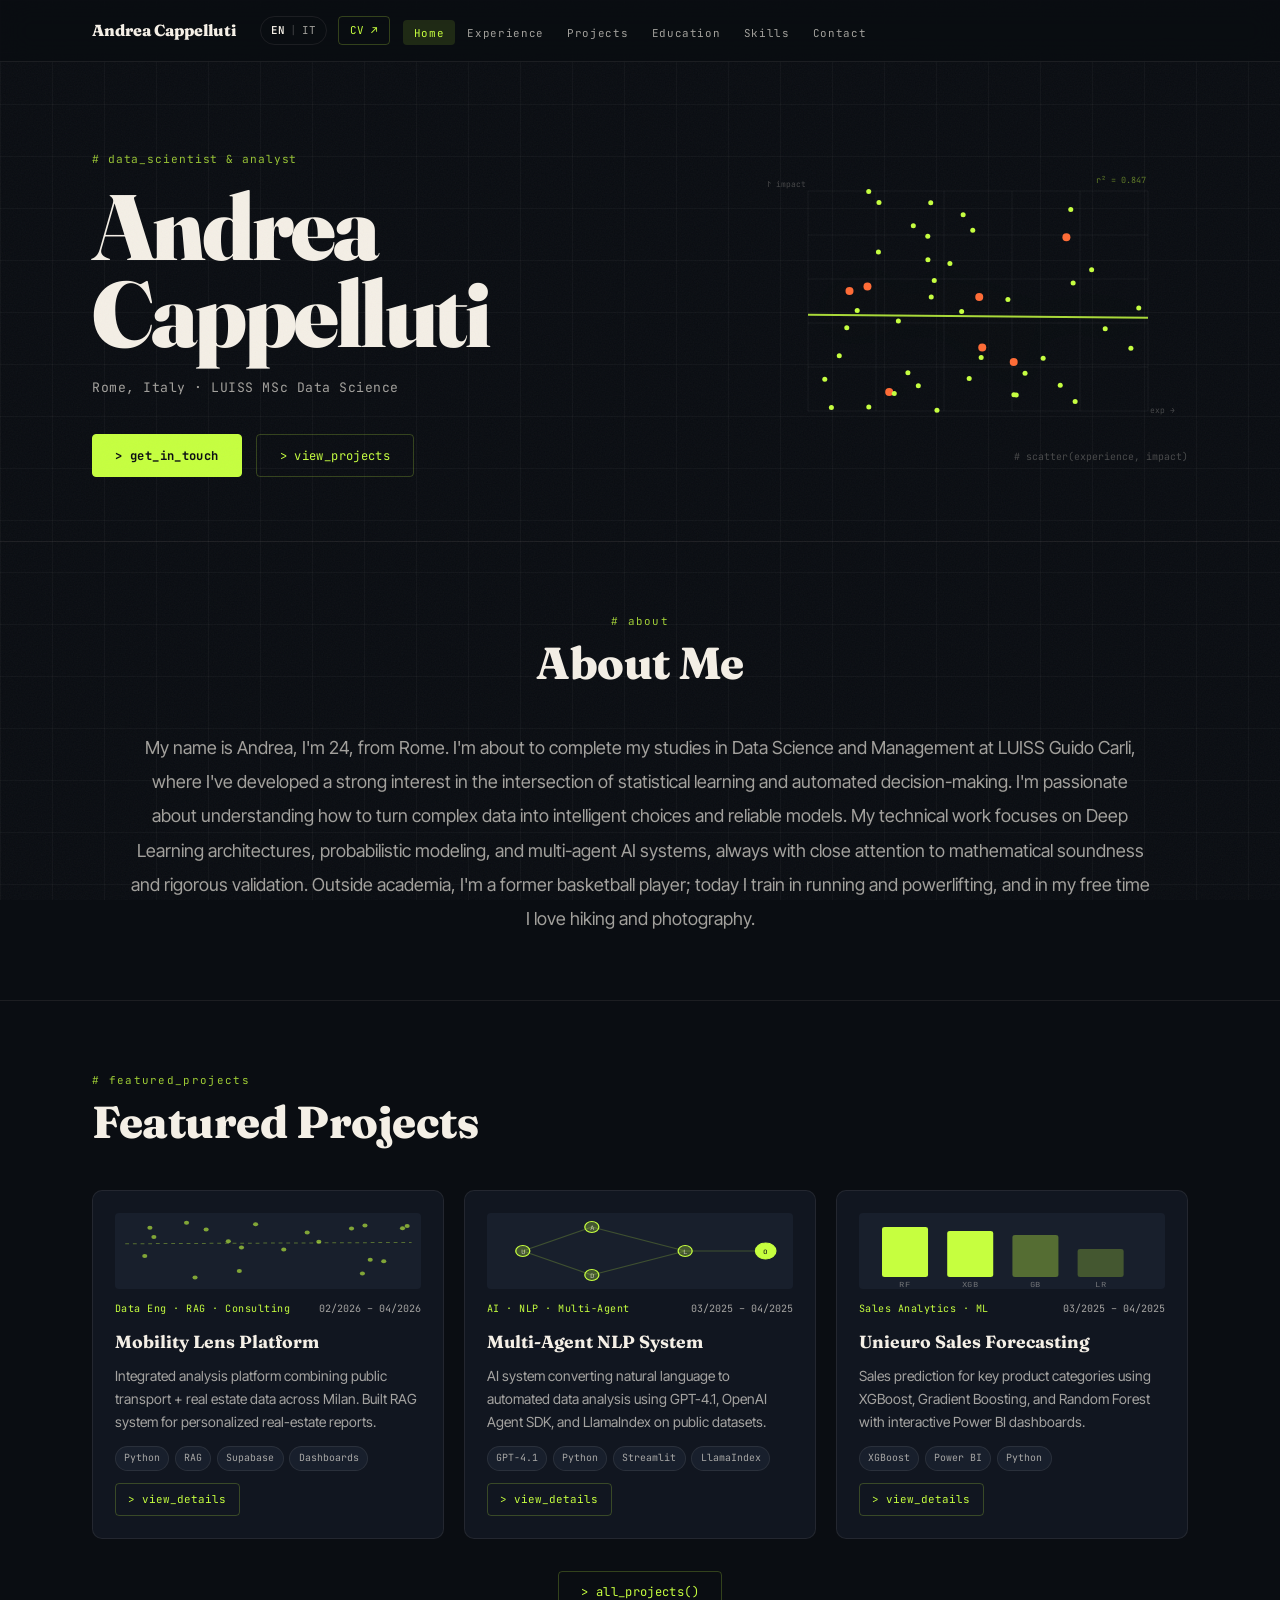
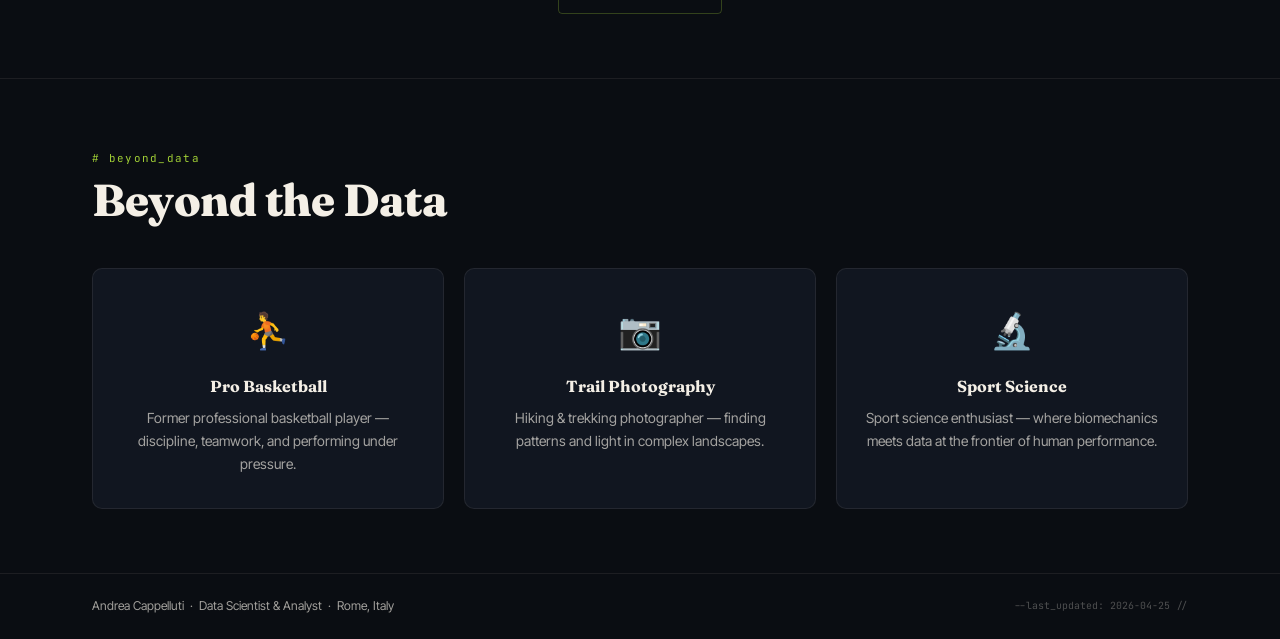
<file: index.html>
<!DOCTYPE html>
<html lang="en">
<head>
    <meta charset="UTF-8">
    <meta name="viewport" content="width=device-width, initial-scale=1.0">
    <title>Andrea Cappelluti — Data Scientist</title>
    <link rel="preconnect" href="https://fonts.googleapis.com">
    <link rel="preconnect" href="https://fonts.gstatic.com" crossorigin>
    <link href="https://fonts.googleapis.com/css2?family=Fraunces:ital,opsz,wght@0,9..144,300..900;1,9..144,300..900&family=JetBrains+Mono:wght@400;500;600&family=Inter+Tight:wght@300;400;500;600&display=swap" rel="stylesheet">
    <link rel="stylesheet" href="style.css">
</head>
<body>
<div class="grain"></div>

<header class="header">
    <nav class="nav container">
        <a href="#home" class="nav__brand" data-page="home">
            <span class="nav__brand-name">Andrea Cappelluti</span>
        </a>
        <div class="nav__actions">
            <button class="lang-toggle" id="lang-toggle" aria-label="Switch language">
                <span id="lang-current">EN</span><span class="lang-sep">|</span><span id="lang-other">IT</span>
            </button>
            <a href="CV_Andrea_Cappelluti.pdf" class="cv-link" target="_blank" data-i18n="nav.cv">CV ↗</a>
        </div>
        <button class="nav__hamburger" id="nav-hamburger" aria-label="Toggle menu">
            <span></span><span></span><span></span>
        </button>
    </nav>
</header>

<div class="nav__menu" id="nav-menu">
    <ul class="nav__list">
        <li><a href="#home"       class="nav__link active" data-page="home"       data-i18n="nav.home">Home</a></li>
        <li><a href="#experience" class="nav__link"        data-page="experience" data-i18n="nav.experience">Experience</a></li>
        <li><a href="#projects"   class="nav__link"        data-page="projects"   data-i18n="nav.projects">Projects</a></li>
        <li><a href="#education"  class="nav__link"        data-page="education"  data-i18n="nav.education">Education</a></li>
        <li><a href="#skills"     class="nav__link"        data-page="skills"     data-i18n="nav.skills">Skills</a></li>
        <li><a href="#contact"    class="nav__link"        data-page="contact"    data-i18n="nav.contact">Contact</a></li>
    </ul>
</div>

<main class="main">

<!-- ═══════════════ HOME ═══════════════ -->
<section id="home" class="page active">

    <section class="hero">
        <div class="container hero__container">
            <div class="hero__text">
                <p class="hero__tag mono"># data_scientist &amp; analyst</p>
                <h1 class="hero__name">Andrea<br>Cappelluti</h1>
                <p class="hero__sub mono" data-i18n="hero.sub">Rome, Italy · LUISS MSc Data Science</p>
                <div class="hero__actions">
                    <a href="#contact" class="btn btn--accent" data-page="contact"><span class="mono" data-i18n="hero.cta1">&gt; get_in_touch</span></a>
                    <a href="#projects" class="btn btn--ghost"  data-page="projects"><span class="mono" data-i18n="hero.cta2">&gt; view_projects</span></a>
                </div>
            </div>
            <div class="hero__visual">
                <svg id="hero-scatter" viewBox="0 0 400 280" aria-hidden="true" preserveAspectRatio="xMidYMid meet"></svg>
                <p class="hero__visual-label mono"># scatter(experience, impact)</p>
            </div>
        </div>
    </section>

    <section class="about">
        <div class="container">
            <div class="section-header">
                <span class="section-tag mono"># about</span>
                <h2 class="section-title" data-i18n="about.title">About Me</h2>
            </div>
            <p class="about__text" data-i18n="about.text">I'm Andrea, 23, from Rome. I'm a Master's researcher in Data Science and Management at LUISS Guido Carli, focusing on the intersection of statistical learning and automated decision-making — driven by the challenge of extracting signal from high-dimensional noise. My technical core spans Deep Learning architectures, Probabilistic Modeling, and Multi-Agent AI Systems, with rigorous validation and mathematical soundness at the center of every model I deploy. Former professional basketball player, part-time mountain photographer.</p>
        </div>
    </section>

    <section class="featured">
        <div class="container">
            <div class="section-header">
                <span class="section-tag mono"># featured_projects</span>
                <h2 class="section-title" data-i18n="feat.title">Featured Projects</h2>
            </div>
            <div class="projects-grid">
                <div class="project-card" data-project="mobility-lens">
                    <div class="project-card__chart" data-chart="scatter"></div>
                    <div class="project-card__meta">
                        <span class="mono project-card__cat" data-i18n="p.mobility.cat">Data Eng · RAG · Consulting</span>
                        <span class="mono project-card__period">02/2026 – 04/2026</span>
                    </div>
                    <h3 class="project-card__title" data-i18n="p.mobility.title">Mobility Lens Platform</h3>
                    <p class="project-card__desc" data-i18n="p.mobility.desc">Integrated analysis platform combining public transport + real estate data across Milan. Built RAG system for personalized reports.</p>
                    <div class="project-card__tags">
                        <span class="tech-tag">Python</span><span class="tech-tag">RAG</span><span class="tech-tag">Supabase</span><span class="tech-tag">Dashboards</span>
                    </div>
                    <button class="project-card__cta project-details-btn mono" data-project="mobility-lens" data-i18n="p.cta">&gt; view_details</button>
                </div>

                <div class="project-card" data-project="multi-agent-system">
                    <div class="project-card__chart" data-chart="network"></div>
                    <div class="project-card__meta">
                        <span class="mono project-card__cat" data-i18n="p.multiagent.cat">AI · NLP · Multi-Agent</span>
                        <span class="mono project-card__period">03/2025 – 04/2025</span>
                    </div>
                    <h3 class="project-card__title" data-i18n="p.multiagent.title">Multi-Agent NLP System</h3>
                    <p class="project-card__desc" data-i18n="p.multiagent.desc">AI system converting natural language to automated data analysis using GPT-4.1, OpenAI Agent SDK, and LlamaIndex on public datasets.</p>
                    <div class="project-card__tags">
                        <span class="tech-tag">GPT-4.1</span><span class="tech-tag">Python</span><span class="tech-tag">Streamlit</span><span class="tech-tag">LlamaIndex</span>
                    </div>
                    <button class="project-card__cta project-details-btn mono" data-project="multi-agent-system" data-i18n="p.cta">&gt; view_details</button>
                </div>

                <div class="project-card" data-project="unieuro-forecasting">
                    <div class="project-card__chart" data-chart="bar"></div>
                    <div class="project-card__meta">
                        <span class="mono project-card__cat" data-i18n="p.unieuro.cat">Sales Analytics · ML</span>
                        <span class="mono project-card__period">03/2025 – 04/2025</span>
                    </div>
                    <h3 class="project-card__title" data-i18n="p.unieuro.title">Unieuro Sales Forecasting</h3>
                    <p class="project-card__desc" data-i18n="p.unieuro.desc">Sales prediction for key product categories using XGBoost, Gradient Boosting, and Random Forest with interactive Power BI dashboards.</p>
                    <div class="project-card__tags">
                        <span class="tech-tag">XGBoost</span><span class="tech-tag">Power BI</span><span class="tech-tag">Python</span>
                    </div>
                    <button class="project-card__cta project-details-btn mono" data-project="unieuro-forecasting" data-i18n="p.cta">&gt; view_details</button>
                </div>

            </div>
            <div class="see-all">
                <a href="#projects" class="btn btn--ghost mono" data-page="projects" data-i18n="feat.all">&gt; all_projects()</a>
            </div>
        </div>
    </section>

    <section class="activities">
        <div class="container">
            <div class="section-header">
                <span class="section-tag mono"># beyond_data</span>
                <h2 class="section-title" data-i18n="act.title">Beyond the Data</h2>
            </div>
            <div class="activities-grid">
                <div class="activity-card">
                    <div class="activity-card__icon">⛹</div>
                    <h3 class="activity-card__title" data-i18n="act.b.title">Pro Basketball</h3>
                    <p class="activity-card__desc" data-i18n="act.b.desc">Former professional basketball player — discipline, teamwork, and performing under pressure.</p>
                </div>
                <div class="activity-card">
                    <div class="activity-card__icon">📷</div>
                    <h3 class="activity-card__title" data-i18n="act.p.title">Trail Photography</h3>
                    <p class="activity-card__desc" data-i18n="act.p.desc">Hiking & trekking photographer — finding patterns and light in complex landscapes.</p>
                </div>
                <div class="activity-card">
                    <div class="activity-card__icon">🔬</div>
                    <h3 class="activity-card__title" data-i18n="act.s.title">Sport Science</h3>
                    <p class="activity-card__desc" data-i18n="act.s.desc">Sport science enthusiast — where biomechanics meets data at the frontier of human performance.</p>
                </div>
            </div>
        </div>
    </section>

</section><!-- end #home -->

<!-- ═══════════════ EXPERIENCE ═══════════════ -->
<section id="experience" class="page">
    <div class="container page-container">
        <div class="section-header">
            <span class="section-tag mono"># work_experience</span>
            <h1 class="page-title" data-i18n="exp.title">Work Experience</h1>
        </div>
        <div class="exp-timeline">

            <div class="exp-item">
                <div class="exp-item__left">
                    <span class="exp-item__period mono">04/2026 – <span data-i18n="exp.present">Present</span></span>
                    <span class="exp-item__badge" data-i18n="exp.current">Current</span>
                </div>
                <div class="exp-item__connector">
                    <div class="exp-item__dot exp-item__dot--live"></div>
                    <div class="exp-item__line"></div>
                </div>
                <div class="exp-item__body">
                    <h2 class="exp-item__role" data-i18n="exp.msx.role">Customer Service Specialist</h2>
                    <p class="exp-item__company">MSX International</p>
                    <ul class="exp-item__bullets">
                        <li data-i18n="exp.msx.b1">Maintain and process large-scale vehicle databases through data cleaning and quality control, optimizing operational workflows and minimizing service downtimes.</li>
                        <li data-i18n="exp.msx.b2">Analyze customer data to identify needs and deliver tailored solutions to Ford customers, leveraging data-driven insights to enhance customer satisfaction.</li>
                    </ul>
                    <div class="exp-item__tags">
                        <span class="tech-tag">SQL</span><span class="tech-tag">Data Cleaning</span><span class="tech-tag">Customer Analytics</span>
                    </div>
                </div>
            </div>

            <div class="exp-item">
                <div class="exp-item__left">
                    <span class="exp-item__period mono">02/2026 – 04/2026</span>
                </div>
                <div class="exp-item__connector">
                    <div class="exp-item__dot"></div>
                    <div class="exp-item__line"></div>
                </div>
                <div class="exp-item__body">
                    <h2 class="exp-item__role" data-i18n="exp.basco.role">Data Science Intern</h2>
                    <p class="exp-item__company">Basco&amp;T Consulting</p>
                    <ul class="exp-item__bullets">
                        <li data-i18n-html="exp.basco.b1">Contributed to <strong>Mobility Lens</strong>: an integrated analysis &amp; visualization platform combining public transport data with real estate pricing across Milan.</li>
                        <li data-i18n="exp.basco.b2">Built data pipelines and interactive dashboards to visualize mobility patterns and real estate market trends, enabling data-driven strategic reports for public transport clients.</li>
                        <li data-i18n="exp.basco.b3">Built a RAG system to provide personalized real-estate reports including public transport data and composite neighborhood indicators.</li>
                    </ul>
                    <div class="exp-item__tags">
                        <span class="tech-tag">Python</span><span class="tech-tag">RAG</span><span class="tech-tag">Dashboards</span><span class="tech-tag">Supabase</span>
                    </div>
                </div>
            </div>

        </div>
    </div>
</section>

<!-- ═══════════════ PROJECTS ═══════════════ -->
<section id="projects" class="page">
    <div class="container page-container">
        <div class="section-header">
            <span class="section-tag mono"># projects</span>
            <h1 class="page-title" data-i18n="proj.title">Projects</h1>
        </div>
        <div class="projects-grid projects-grid--full">
            <div class="project-card" data-project="mobility-lens">
                <div class="project-card__chart" data-chart="scatter"></div>
                <div class="project-card__meta">
                    <span class="mono project-card__cat" data-i18n="p.mobility.cat">Data Eng · RAG · Consulting</span>
                    <span class="mono project-card__period">02/2026 – 04/2026</span>
                </div>
                <h3 class="project-card__title" data-i18n="p.mobility.title">Mobility Lens Platform</h3>
                <p class="project-card__desc" data-i18n="p.mobility.desc">Integrated analysis platform combining public transport + real estate data across Milan. Built RAG system for personalized reports.</p>
                <div class="project-card__tags">
                    <span class="tech-tag">Python</span><span class="tech-tag">RAG</span><span class="tech-tag">Supabase</span><span class="tech-tag">Dashboards</span>
                </div>
                <button class="project-card__cta project-details-btn mono" data-project="mobility-lens" data-i18n="p.cta">&gt; view_details</button>
            </div>

            <div class="project-card" data-project="multi-agent-system">
                <div class="project-card__chart" data-chart="network"></div>
                <div class="project-card__meta">
                    <span class="mono project-card__cat" data-i18n="p.multiagent.cat">AI · NLP · Multi-Agent</span>
                    <span class="mono project-card__period">03/2025 – 04/2025</span>
                </div>
                <h3 class="project-card__title" data-i18n="p.multiagent.title">Multi-Agent NLP System</h3>
                <p class="project-card__desc" data-i18n="p.multiagent.desc">AI system converting natural language to automated data analysis using GPT-4.1, OpenAI Agent SDK, and LlamaIndex on public datasets.</p>
                <div class="project-card__tags">
                    <span class="tech-tag">GPT-4.1</span><span class="tech-tag">Python</span><span class="tech-tag">Streamlit</span><span class="tech-tag">LlamaIndex</span>
                </div>
                <button class="project-card__cta project-details-btn mono" data-project="multi-agent-system" data-i18n="p.cta">&gt; view_details</button>
            </div>

            <div class="project-card" data-project="unieuro-forecasting">
                <div class="project-card__chart" data-chart="bar"></div>
                <div class="project-card__meta">
                    <span class="mono project-card__cat" data-i18n="p.unieuro.cat">Sales Analytics · ML</span>
                    <span class="mono project-card__period">03/2025 – 04/2025</span>
                </div>
                <h3 class="project-card__title" data-i18n="p.unieuro.title">Unieuro Sales Forecasting</h3>
                <p class="project-card__desc" data-i18n="p.unieuro.desc">Sales prediction for key product categories using XGBoost, Gradient Boosting, and Random Forest with interactive Power BI dashboards.</p>
                <div class="project-card__tags">
                    <span class="tech-tag">XGBoost</span><span class="tech-tag">Power BI</span><span class="tech-tag">Python</span>
                </div>
                <button class="project-card__cta project-details-btn mono" data-project="unieuro-forecasting" data-i18n="p.cta">&gt; view_details</button>
            </div>

            <div class="project-card" data-project="tv-movies-analysis">
                <div class="project-card__chart" data-chart="scatter"></div>
                <div class="project-card__meta">
                    <span class="mono project-card__cat" data-i18n="p.tv.cat">Data Analysis · Clustering · ML</span>
                    <span class="mono project-card__period">01/2024 – 03/2024</span>
                </div>
                <h3 class="project-card__title" data-i18n="p.tv.title">TV & Movies Popularity Analysis</h3>
                <p class="project-card__desc" data-i18n="p.tv.desc">Global entertainment content analysis to identify popularity drivers via ML, K-Means clustering, and Spearman correlation on Kaggle datasets.</p>
                <div class="project-card__tags">
                    <span class="tech-tag">SQL</span><span class="tech-tag">Orange</span><span class="tech-tag">K-Means</span><span class="tech-tag">Python</span>
                </div>
                <button class="project-card__cta project-details-btn mono" data-project="tv-movies-analysis" data-i18n="p.cta">&gt; view_details</button>
            </div>

            <div class="project-card" data-project="sdg7-energy-analysis">
                <div class="project-card__chart" data-chart="area"></div>
                <div class="project-card__meta">
                    <span class="mono project-card__cat" data-i18n="p.sdg7.cat">Sustainability · ML</span>
                    <span class="mono project-card__period">03/2024 – 05/2024</span>
                </div>
                <h3 class="project-card__title" data-i18n="p.sdg7.title">SDG7 Global Energy Analysis</h3>
                <p class="project-card__desc" data-i18n="p.sdg7.desc">Predictive modeling of global sustainable energy trends. Random Forest (R²=0.89) outperformed baseline. Policy insights from World Bank & IEA data.</p>
                <div class="project-card__tags">
                    <span class="tech-tag">Python</span><span class="tech-tag">Random Forest</span><span class="tech-tag">Data Viz</span>
                </div>
                <button class="project-card__cta project-details-btn mono" data-project="sdg7-energy-analysis" data-i18n="p.cta">&gt; view_details</button>
            </div>
        </div>
    </div>
</section>

<!-- ═══════════════ MODAL ═══════════════ -->
<div id="project-modal" class="modal hidden">
    <div class="modal__overlay">
        <div class="modal__content">
            <div class="modal__header">
                <div>
                    <p class="modal__cat mono" id="modal-category"></p>
                    <h2 class="modal__title" id="modal-title"></h2>
                    <p class="modal__period mono" id="modal-period"></p>
                </div>
                <button class="modal__close" aria-label="Close">&times;</button>
            </div>
            <div class="modal__body">
                <div class="modal__section">
                    <h3 class="modal__sh mono" data-i18n="modal.overview"># overview</h3>
                    <p id="modal-overview"></p>
                </div>
                <div class="modal__section">
                    <h3 class="modal__sh mono" data-i18n="modal.workflow"># workflow</h3>
                    <ul id="modal-workflow" class="modal__list"></ul>
                </div>
                <div class="modal__section">
                    <h3 class="modal__sh mono" data-i18n="modal.methodology"># methodology</h3>
                    <p id="modal-methodology"></p>
                </div>
                <div class="modal__section">
                    <h3 class="modal__sh mono" data-i18n="modal.results"># results</h3>
                    <p id="modal-results"></p>
                </div>
                <div class="modal__section">
                    <h3 class="modal__sh mono" data-i18n="modal.tech"># tech_stack</h3>
                    <p class="modal__tech" id="modal-tech-stack"></p>
                </div>
            </div>
        </div>
    </div>
</div>

<!-- ═══════════════ EDUCATION ═══════════════ -->
<section id="education" class="page">
    <div class="container page-container">
        <div class="section-header">
            <span class="section-tag mono"># education</span>
            <h1 class="page-title" data-i18n="edu.title">Education & Qualifications</h1>
        </div>

        <div class="edu-block">
            <h2 class="edu-block__title" data-i18n="edu.academic">Academic Background</h2>
            <div class="timeline">
                <div class="timeline-item fade-up">
                    <div class="timeline-marker"></div>
                    <div class="timeline-content">
                        <div class="timeline-row">
                            <h3 data-i18n="edu.m.title">Master's — Data Science and Management</h3>
                            <span class="tl-period mono">09/2024 – 10/2026</span>
                        </div>
                        <p class="tl-inst mono">LUISS Guido Carli · Rome, Italy</p>
                        <div class="courses-block">
                            <p class="courses-label mono" data-i18n="edu.courses">Relevant Courses</p>
                            <div class="course-pills">
                                <span class="course-pill"><span>Advanced Statistics</span><span class="course-grade mono">29/30</span></span>
                                <span class="course-pill"><span>Econometrics</span><span class="course-grade mono">30L/30</span></span>
                                <span class="course-pill"><span>Machine Learning</span><span class="course-grade mono">28/30</span></span>
                                <span class="course-pill"><span>Data Privacy &amp; Security</span><span class="course-grade mono">27/30</span></span>
                                <span class="course-pill"><span>Data Visualization</span><span class="course-grade mono">28/30</span></span>
                                <span class="course-pill"><span>Technology Entrepreneurship</span><span class="course-grade mono">30L/30</span></span>
                            </div>
                        </div>
                    </div>
                </div>

                <div class="timeline-item fade-up">
                    <div class="timeline-marker"></div>
                    <div class="timeline-content">
                        <div class="timeline-row">
                            <h3 data-i18n="edu.e.title">Erasmus+ Exchange Program</h3>
                            <span class="tl-period mono">09/2025 – 02/2026</span>
                        </div>
                        <p class="tl-inst mono">TalTech University · Tallinn, Estonia</p>
                    </div>
                </div>

                <div class="timeline-item fade-up">
                    <div class="timeline-marker"></div>
                    <div class="timeline-content">
                        <div class="timeline-row">
                            <h3 data-i18n="edu.b.title">Bachelor's — Economics &amp; Big Data</h3>
                            <span class="tl-period mono">09/2021 – 07/2024</span>
                        </div>
                        <p class="tl-inst mono">Università degli Studi Roma Tre · Rome, Italy</p>
                        <p class="tl-grade mono">102/110</p>
                        <div class="courses-block">
                            <p class="courses-label mono" data-i18n="edu.courses">Relevant Courses</p>
                            <div class="course-pills">
                                <span class="course-pill"><span>Databases &amp; Big Data</span><span class="course-grade mono">29/30</span></span>
                                <span class="course-pill"><span>Statistics for Big Data</span><span class="course-grade mono">26/30</span></span>
                                <span class="course-pill"><span>Statistical Learning</span><span class="course-grade mono">30/30</span></span>
                                <span class="course-pill"><span>ML &amp; Data Processing</span><span class="course-grade mono">28/30</span></span>
                                <span class="course-pill"><span>Digitalization of Labor Market</span><span class="course-grade mono">30/30</span></span>
                                <span class="course-pill"><span>Economics of Digital Markets</span><span class="course-grade mono">28/30</span></span>
                            </div>
                        </div>
                        <div class="thesis-block">
                            <p class="thesis-label mono" data-i18n="edu.thesis">Thesis</p>
                            <p class="thesis-title">"Implementation of Artificial Intelligence in Online Platform: Impacts, Opportunities and Challenges"</p>
                            <p class="thesis-meta mono"><span data-i18n="edu.subject">Subject:</span> Economics of Digital Markets &nbsp;·&nbsp; <span data-i18n="edu.advisor">Advisor:</span> Eleonora Pierucci</p>
                        </div>
                    </div>
                </div>

                <div class="timeline-item fade-up">
                    <div class="timeline-marker"></div>
                    <div class="timeline-content">
                        <div class="timeline-row">
                            <h3 data-i18n="edu.hs.title">Scientific High School Diploma</h3>
                            <span class="tl-period mono">09/2016 – 06/2021</span>
                        </div>
                        <p class="tl-inst mono">Liceo Scientifico Democrito · Rome, Italy</p>
                        <p class="tl-grade mono">80/100</p>
                    </div>
                </div>
            </div>
        </div>

        <div class="edu-block">
            <h2 class="edu-block__title" data-i18n="edu.certs">Certifications</h2>
            <div class="certs-grid">
                <div class="cert-card fade-up"><div class="cert-org mono">Anthropic</div><div class="cert-name" data-i18n="cert.mcp">Intro to Model Context Protocol</div></div>
                <div class="cert-card fade-up"><div class="cert-org mono">Anthropic</div><div class="cert-name" data-i18n="cert.aif">AI Fluency: Framework &amp; Foundations</div></div>
                <div class="cert-card fade-up"><div class="cert-org mono">Codecademy</div><div class="cert-name" data-i18n="cert.sql">Business Metrics with SQL</div></div>
                <div class="cert-card fade-up"><div class="cert-org mono">Codecademy</div><div class="cert-name" data-i18n="cert.r">Learn Statistics with R</div></div>
                <div class="cert-card fade-up"><div class="cert-org mono">Codecademy</div><div class="cert-name" data-i18n="cert.pbi">BI Dashboards with Power BI</div></div>
                <div class="cert-card fade-up"><div class="cert-org mono">Codecademy</div><div class="cert-name" data-i18n="cert.tab">BI Dashboards with Tableau</div></div>
                <div class="cert-card fade-up"><div class="cert-org mono">Codecademy</div><div class="cert-name" data-i18n="cert.pe">Learn Prompt Engineering</div></div>
                <div class="cert-card fade-up"><div class="cert-org mono">Study Section</div><div class="cert-name" data-i18n="cert.py">Python (Advanced)</div></div>
            </div>
        </div>
    </div>
</section>

<!-- ═══════════════ SKILLS ═══════════════ -->
<section id="skills" class="page">
    <div class="container page-container">
        <div class="section-header">
            <span class="section-tag mono"># skills</span>
            <h1 class="page-title" data-i18n="sk.title">Skills &amp; Technologies</h1>
        </div>
        <div class="skills-layout">
            <div class="skills-cat">
                <h2 class="skills-cat__title mono" data-i18n="sk.ai"># ai_skills</h2>
                <div class="skills-tags">
                    <span class="skill-tag skill-tag--ai">Claude Code</span>
                    <span class="skill-tag skill-tag--ai">Gemini CLI</span>
                    <span class="skill-tag skill-tag--ai">Google AI Studio</span>
                    <span class="skill-tag skill-tag--ai">LLM APIs</span>
                    <span class="skill-tag skill-tag--ai">RAG</span>
                </div>
            </div>
            <div class="skills-cat">
                <h2 class="skills-cat__title mono" data-i18n="sk.it"># it_skills</h2>
                <div class="skills-tags">
                    <span class="skill-tag">Python</span>
                    <span class="skill-tag">R</span>
                    <span class="skill-tag">Stata</span>
                    <span class="skill-tag">SQL</span>
                    <span class="skill-tag">Power BI</span>
                    <span class="skill-tag">Tableau</span>
                    <span class="skill-tag">Orange Data Mining</span>
                    <span class="skill-tag">Supabase</span>
                    <span class="skill-tag">MS Office Suite</span>
                </div>
            </div>
            <div class="skills-cat">
                <h2 class="skills-cat__title mono" data-i18n="sk.lang"># languages</h2>
                <div class="lang-bars">
                    <div class="lang-item">
                        <div class="lang-item__row">
                            <span class="lang-name" data-i18n="lang.it">Italian</span>
                            <span class="lang-level mono" data-i18n="lang.native">Native</span>
                        </div>
                        <div class="lang-bar"><div class="lang-bar__fill" style="--pct:100%"></div></div>
                    </div>
                    <div class="lang-item">
                        <div class="lang-item__row">
                            <span class="lang-name" data-i18n="lang.en">English</span>
                            <span class="lang-level mono">C1</span>
                        </div>
                        <div class="lang-bar"><div class="lang-bar__fill" style="--pct:85%"></div></div>
                    </div>
                    <div class="lang-item">
                        <div class="lang-item__row">
                            <span class="lang-name" data-i18n="lang.es">Spanish</span>
                            <span class="lang-level mono">A2</span>
                        </div>
                        <div class="lang-bar"><div class="lang-bar__fill" style="--pct:25%"></div></div>
                    </div>
                </div>
            </div>
        </div>
    </div>
</section>

<!-- ═══════════════ CONTACT ═══════════════ -->
<section id="contact" class="page">
    <div class="container page-container">
        <div class="section-header">
            <span class="section-tag mono"># contact</span>
            <h1 class="page-title" data-i18n="ct.title">Get in Touch</h1>
        </div>
        <div class="contact-layout">
            <p class="contact-intro" data-i18n="ct.text">Open to data science opportunities, research collaborations, and conversations with fellow data enthusiasts.</p>
            <div class="contact-terminal">
                <div class="t-line"><span class="t-prompt mono">&gt;</span><span class="t-key mono" data-i18n="ct.email">email</span><a href="mailto:andreacappelluti7@gmail.com" class="t-val mono">andreacappelluti7@gmail.com</a></div>
                <div class="t-line"><span class="t-prompt mono">&gt;</span><span class="t-key mono" data-i18n="ct.academic">academic</span><a href="mailto:a.cappelluti@studenti.luiss.it" class="t-val mono">a.cappelluti@studenti.luiss.it</a></div>
                <div class="t-line"><span class="t-prompt mono">&gt;</span><span class="t-key mono" data-i18n="ct.phone">phone</span><a href="tel:+393397888853" class="t-val mono">+39 339 788 8853</a></div>
                <div class="t-line"><span class="t-prompt mono">&gt;</span><span class="t-key mono" data-i18n="ct.location">location</span><span class="t-val mono">Rome, Italy</span></div>
                <div class="t-line"><span class="t-prompt mono">&gt;</span><span class="t-key mono">LinkedIn</span><a href="https://www.linkedin.com/in/andrea-cappelluti-9b1a61282" target="_blank" class="t-val mono t-val--link">andrea-cappelluti ↗</a></div>
            </div>
        </div>
    </div>
</section>

</main>

<footer class="footer">
    <div class="container footer__inner">
        <p class="footer__l">Andrea Cappelluti &nbsp;·&nbsp; Data Scientist &amp; Analyst &nbsp;·&nbsp; Rome, Italy</p>
        <p class="footer__r mono">--last_updated: 2026-04-25 //</p>
    </div>
</footer>

<script src="app.js"></script>
</body>
</html>
</file>
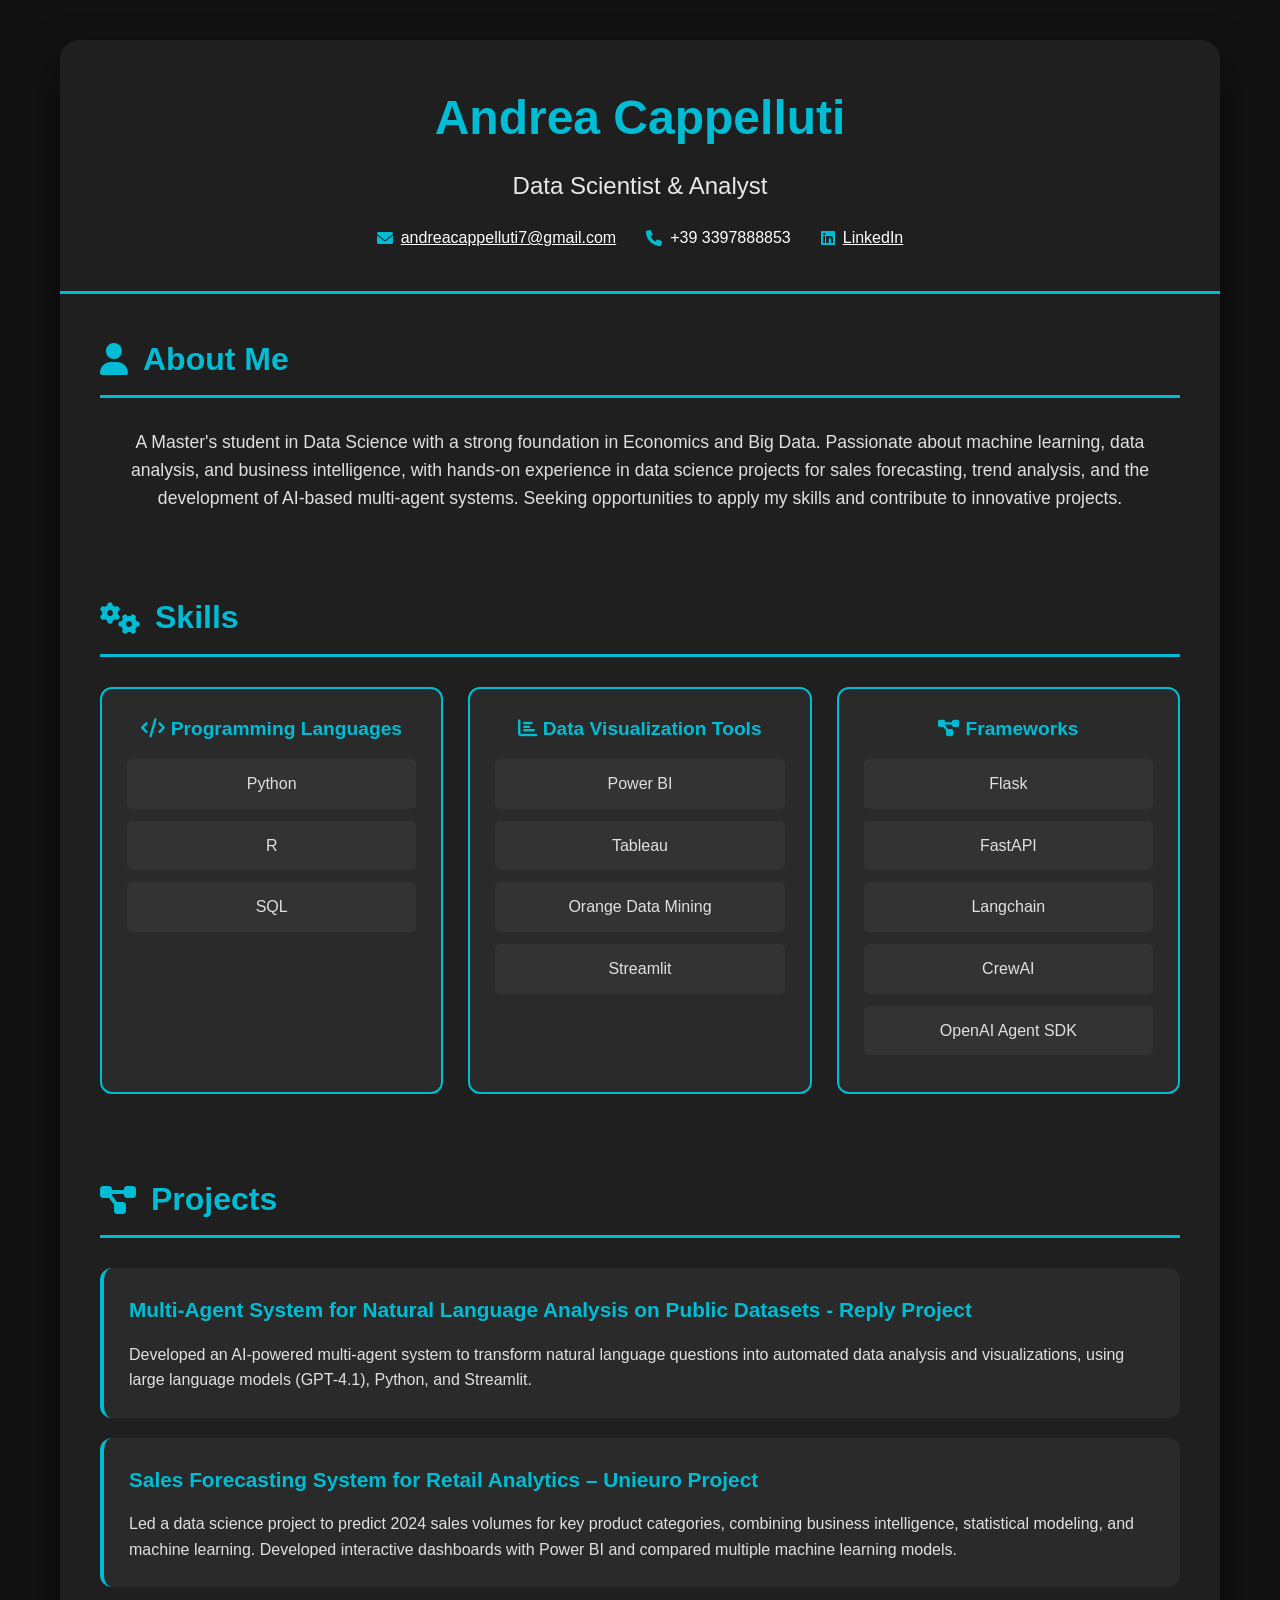
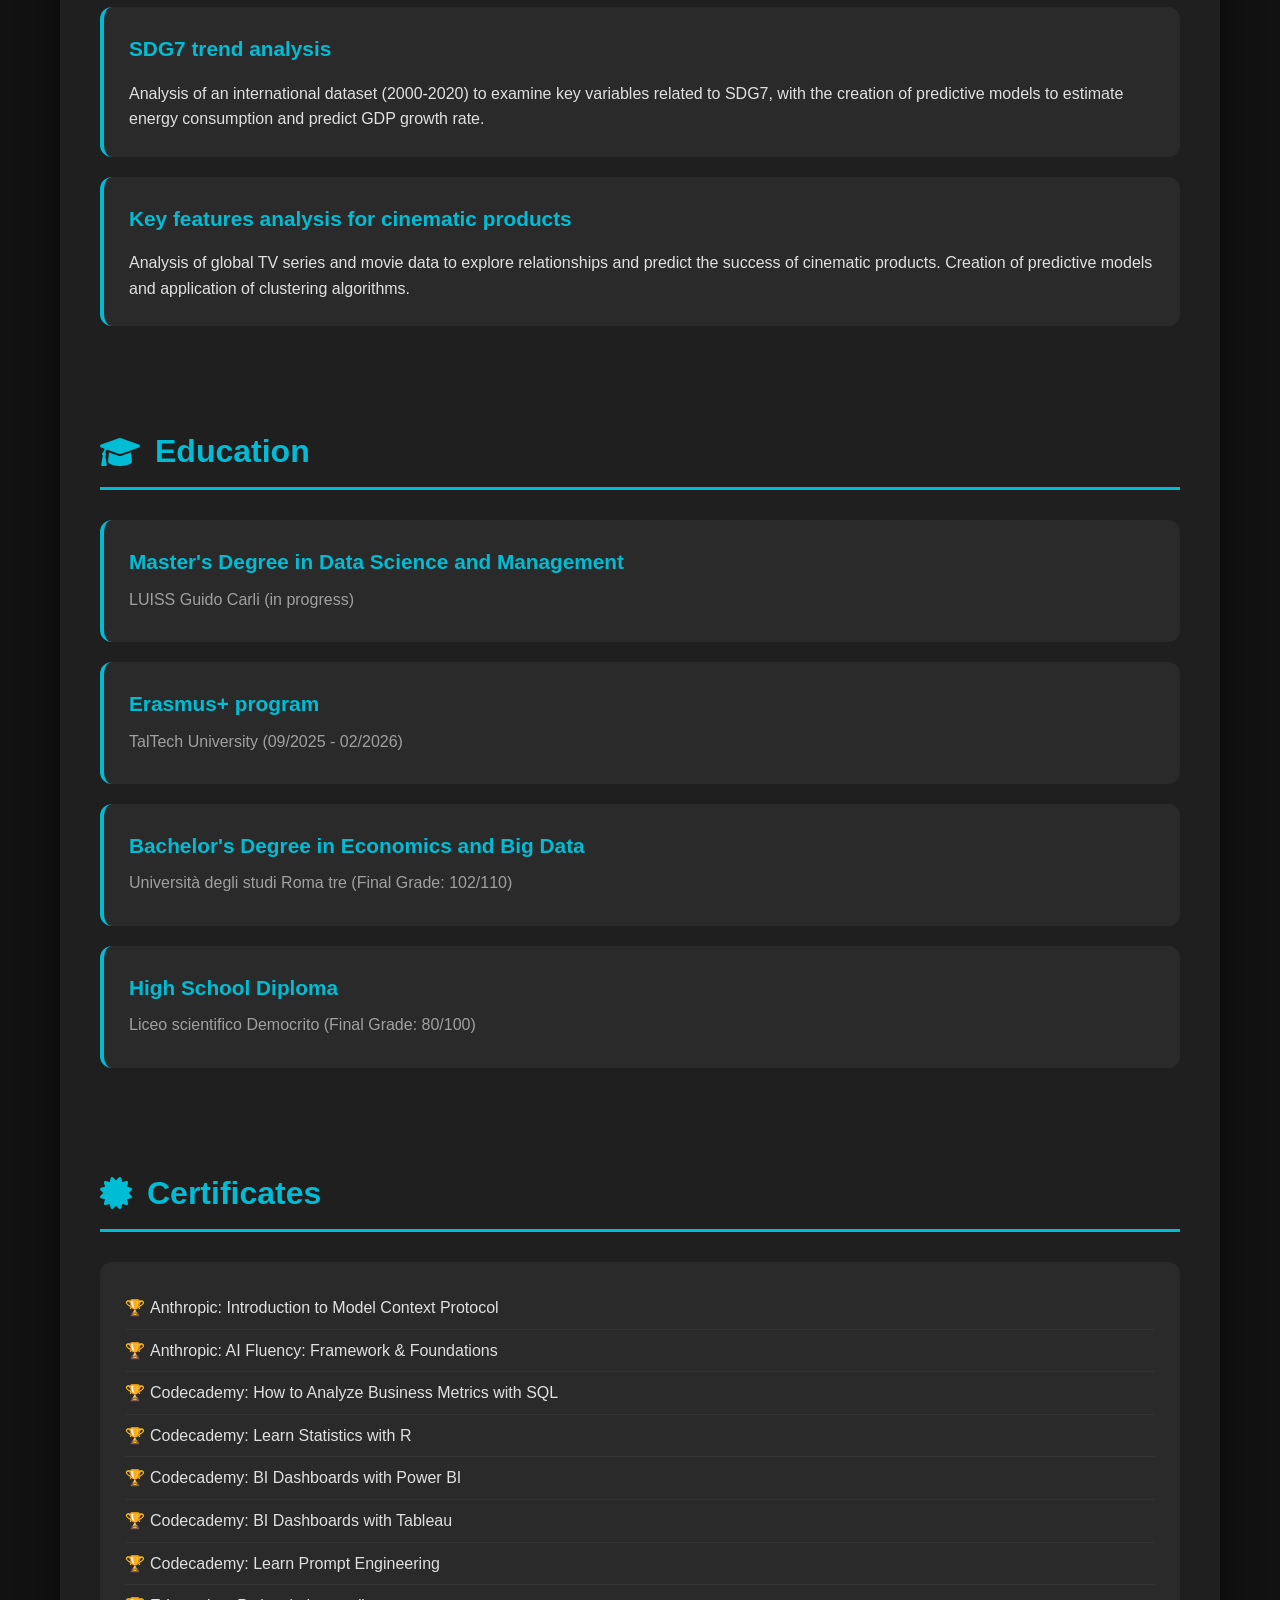
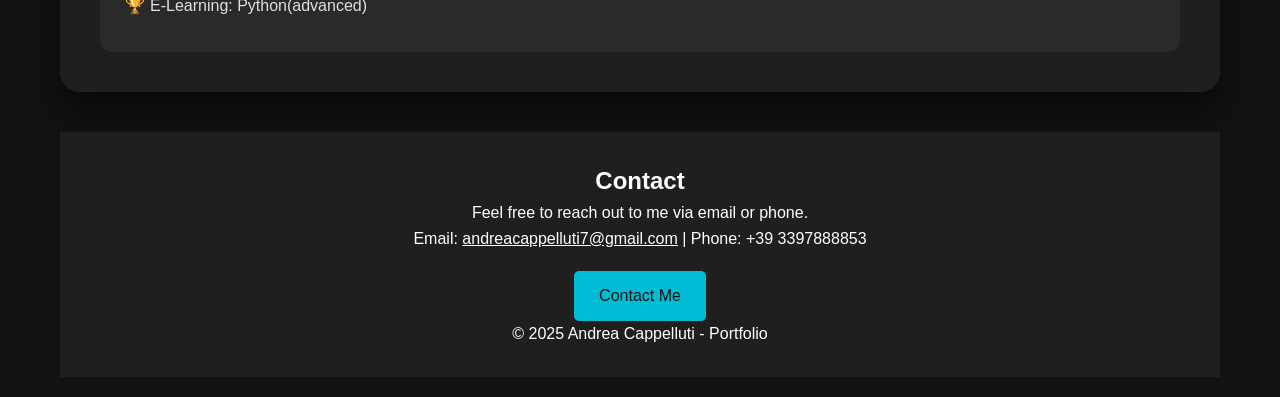
<file: portfolio_andrea_cappelluti.html>
<!DOCTYPE html>
<html lang="en">
<head>
    <meta charset="UTF-8">
    <meta name="viewport" content="width=device-width, initial-scale=1.0">
    <title>Andrea Cappelluti - Portfolio</title>
    <link href="https://cdnjs.cloudflare.com/ajax/libs/font-awesome/6.0.0/css/all.min.css" rel="stylesheet">
    <style>
        * {
            margin: 0;
            padding: 0;
            box-sizing: border-box;
        }

        body {
            font-family: 'Segoe UI', Tahoma, Geneva, Verdana, sans-serif;
            line-height: 1.6;
            color: #e0e0e0;
            background: #121212;
            min-height: 100vh;
        }

        .container {
            max-width: 1200px;
            margin: 0 auto;
            padding: 20px;
        }

        .portfolio-card {
            background: #1f1f1f;
            border-radius: 20px;
            box-shadow: 0 20px 40px rgba(0, 0, 0, 0.5);
            overflow: hidden;
            margin: 20px 0;
            transition: transform 0.3s ease;
        }

        .portfolio-card:hover {
            transform: translateY(-5px);
        }

        .header {
            background: #1f1f1f;
            color: white;
            padding: 40px;
            text-align: center;
            position: relative;
            border-bottom: 3px solid #00bcd4;
        }

        .profile-info {
            position: relative;
            z-index: 2;
        }

        .name {
            font-size: 3rem;
            font-weight: 700;
            margin-bottom: 10px;
            color: #00bcd4;
        }

        .title {
            font-size: 1.5rem;
            margin-bottom: 20px;
            opacity: 0.9;
        }

        .contact-info {
            display: flex;
            justify-content: center;
            flex-wrap: wrap;
            gap: 30px;
            margin-top: 20px;
        }

        .contact-item {
            display: flex;
            align-items: center;
            gap: 8px;
            font-size: 1rem;
        }

        .contact-item i {
            color: #00bcd4;
        }

        .section {
            padding: 40px;
        }

        .section-title {
            font-size: 2rem;
            margin-bottom: 30px;
            color: #00bcd4;
            border-bottom: 3px solid #00bcd4;
            padding-bottom: 10px;
            display: flex;
            align-items: center;
            gap: 15px;
        }

        .section-title i {
            color: #00bcd4;
        }

        .about-me p {
            font-size: 1.1rem;
            text-align: center;
        }

        .skills-grid {
            display: grid;
            grid-template-columns: repeat(auto-fit, minmax(280px, 1fr));
            gap: 25px;
        }

        .skill-category {
            background: #2a2a2a;
            border-radius: 12px;
            padding: 25px;
            text-align: center;
            border: 2px solid #00bcd4;
            transition: all 0.3s ease;
        }

        .skill-category:hover {
            transform: translateY(-5px);
            box-shadow: 0 10px 20px rgba(0,188,212,0.4);
        }

        .skill-category h3 {
            color: #00bcd4;
            margin-bottom: 15px;
            font-size: 1.2rem;
        }

        .skill-list {
            list-style: none;
            padding: 0;
        }

        .skill-list li {
            background: #333;
            color: #e0e0e0;
            padding: 12px;
            margin-bottom: 12px;
            border-radius: 5px;
            transition: background 0.3s ease;
        }

        .skill-list li:hover {
            background: #00bcd4;
            color: #121212;
        }

        .project-item {
            background: #2a2a2a;
            border-radius: 12px;
            padding: 25px;
            margin-bottom: 20px;
            border-left: 4px solid #00bcd4;
            transition: all 0.3s ease;
        }

        .project-item:hover {
            background: #333;
            transform: translateX(5px);
        }

        .project-title {
            font-size: 1.3rem;
            font-weight: 600;
            color: #00bcd4;
            margin-bottom: 8px;
        }

        .project-description {
            margin-top: 15px;
        }

        .education-item {
            background: #2a2a2a;
            border-radius: 12px;
            padding: 25px;
            margin-bottom: 20px;
            border-left: 4px solid #00bcd4;
        }

        .degree {
            font-size: 1.3rem;
            font-weight: 600;
            color: #00bcd4;
            margin-bottom: 8px;
        }

        .university {
            color: #a0a0a0;
            font-weight: 500;
            margin-bottom: 5px;
        }

        .certificates {
            background: #2a2a2a;
            border-radius: 12px;
            padding: 25px;
            margin-top: 20px;
        }

        .certificates h3 {
            color: #00bcd4;
            margin-bottom: 15px;
        }

        .cert-list {
            list-style: none;
        }

        .cert-list li {
            padding: 8px 0;
            padding-left: 25px;
            position: relative;
            border-bottom: 1px solid #333;
        }

        .cert-list li:last-child {
            border-bottom: none;
        }

        .cert-list li::before {
            content: '🏆';
            position: absolute;
            left: 0;
            color: #00bcd4;
        }

        .footer {
            text-align: center;
            padding: 30px;
            background: #1f1f1f;
            color: white;
            margin-top: 40px;
        }

        .contact-btn {
            display: inline-block;
            padding: 12px 25px;
            background: #00bcd4;
            color: #121212;
            border-radius: 5px;
            text-decoration: none;
            margin-top: 20px;
            transition: background 0.3s ease;
        }

        .contact-btn:hover {
            background: #0097a7;
            text-decoration: none;
        }

    </style>
</head>
<body>
    <div class="container">
        <div class="portfolio-card">
            <div class="header">
                <div class="profile-info">
                    <h1 class="name">Andrea Cappelluti</h1>
                    <p class="title">Data Scientist & Analyst</p>
                    <div class="contact-info">
                        <div class="contact-item">
                            <i class="fas fa-envelope"></i>
                            <a href="mailto:andreacappelluti7@gmail.com" style="color: white;">andreacappelluti7@gmail.com</a>
                        </div>
                        <div class="contact-item">
                            <i class="fas fa-phone"></i>
                            <span>+39 3397888853</span>
                        </div>
                        <div class="contact-item">
                            <i class="fab fa-linkedin"></i>
                            <a href="https://www.linkedin.com/in/andrea-cappelluti-9b1a61282" style="color: white;" target="_blank">LinkedIn</a>
                        </div>
                    </div>
                </div>
            </div>

            <div class="section about-me">
                <h2 class="section-title">
                    <i class="fas fa-user"></i>
                    About Me
                </h2>
                <p>A Master's student in Data Science with a strong foundation in Economics and Big Data. Passionate about machine learning, data analysis, and business intelligence, with hands-on experience in data science projects for sales forecasting, trend analysis, and the development of AI-based multi-agent systems. Seeking opportunities to apply my skills and contribute to innovative projects.</p>
            </div>

            <div class="section">
                <h2 class="section-title">
                    <i class="fas fa-cogs"></i>
                    Skills
                </h2>
                <div class="skills-grid">
                    <div class="skill-category">
                        <h3><i class="fas fa-code"></i> Programming Languages</h3>
                        <ul class="skill-list">
                            <li>Python</li>
                            <li>R</li>
                            <li>SQL</li>
                        </ul>
                    </div>
                    <div class="skill-category">
                        <h3><i class="fas fa-chart-bar"></i> Data Visualization Tools</h3>
                        <ul class="skill-list">
                            <li>Power BI</li>
                            <li>Tableau</li>
                            <li>Orange Data Mining</li>
                            <li>Streamlit</li>
                        </ul>
                    </div>
                    <div class="skill-category">
                        <h3><i class="fas fa-project-diagram"></i> Frameworks</h3>
                        <ul class="skill-list">
                            <li>Flask</li>
                            <li>FastAPI</li>
                            <li>Langchain</li>
                            <li>CrewAI</li>
                            <li>OpenAI Agent SDK</li>
                        </ul>
                    </div>
                </div>
            </div>

            <div class="section">
                <h2 class="section-title">
                    <i class="fas fa-project-diagram"></i>
                    Projects
                </h2>
                <div class="project-item">
                    <h3 class="project-title">Multi-Agent System for Natural Language Analysis on Public Datasets - Reply Project</h3>
                    <p class="project-description">Developed an AI-powered multi-agent system to transform natural language questions into automated data analysis and visualizations, using large language models (GPT-4.1), Python, and Streamlit.</p>
                </div>
                <div class="project-item">
                    <h3 class="project-title">Sales Forecasting System for Retail Analytics – Unieuro Project</h3>
                    <p class="project-description">Led a data science project to predict 2024 sales volumes for key product categories, combining business intelligence, statistical modeling, and machine learning. Developed interactive dashboards with Power BI and compared multiple machine learning models.</p>
                </div>
                <div class="project-item">
                    <h3 class="project-title">SDG7 trend analysis</h3>
                    <p class="project-description">Analysis of an international dataset (2000-2020) to examine key variables related to SDG7, with the creation of predictive models to estimate energy consumption and predict GDP growth rate.</p>
                </div>
                <div class="project-item">
                    <h3 class="project-title">Key features analysis for cinematic products</h3>
                    <p class="project-description">Analysis of global TV series and movie data to explore relationships and predict the success of cinematic products. Creation of predictive models and application of clustering algorithms.</p>
                </div>
            </div>

            <div class="section">
                <h2 class="section-title">
                    <i class="fas fa-graduation-cap"></i>
                    Education
                </h2>
                <div class="education-item">
                    <h3 class="degree">Master's Degree in Data Science and Management</h3>
                    <p class="university">LUISS Guido Carli (in progress)</p>
                </div>
                <div class="education-item">
                    <h3 class="degree">Erasmus+ program</h3>
                    <p class="university">TalTech University (09/2025 - 02/2026)</p>
                </div>
                <div class="education-item">
                    <h3 class="degree">Bachelor's Degree in Economics and Big Data</h3>
                    <p class="university">Università degli studi Roma tre (Final Grade: 102/110)</p>
                </div>
                <div class="education-item">
                    <h3 class="degree">High School Diploma</h3>
                    <p class="university">Liceo scientifico Democrito (Final Grade: 80/100)</p>
                </div>
            </div>

            <div class="section">
                <h2 class="section-title">
                    <i class="fas fa-certificate"></i>
                    Certificates
                </h2>
                <div class="certificates">
                    <ul class="cert-list">
                        <li>Anthropic: Introduction to Model Context Protocol</li>
                        <li>Anthropic: AI Fluency: Framework & Foundations</li>
                        <li>Codecademy: How to Analyze Business Metrics with SQL</li>
                        <li>Codecademy: Learn Statistics with R</li>
                        <li>Codecademy: BI Dashboards with Power BI</li>
                        <li>Codecademy: BI Dashboards with Tableau</li>
                        <li>Codecademy: Learn Prompt Engineering</li>
                        <li>E-Learning: Python(advanced)</li>
                    </ul>
                </div>
            </div>
        </div>

        <div class="footer" id="contact">
            <h2>Contact</h2>
            <p>Feel free to reach out to me via email or phone.</p>
            <p>Email: <a href="mailto:andreacappelluti7@gmail.com" style="color: white;">andreacappelluti7@gmail.com</a> | Phone: +39 3397888853</p>
            <a href="#" class="contact-btn">Contact Me</a>
            <p>&copy; 2025 Andrea Cappelluti - Portfolio</p>
        </div>
    </div>

    <script>
        document.querySelectorAll('a[href^="#"]').forEach(anchor => {
            anchor.addEventListener('click', function (e) {
                e.preventDefault();
                document.querySelector(this.getAttribute('href')).scrollIntoView({
                    behavior: 'smooth'
                });
            });
        });
    </script>
</body>
</html>
</file>
<file: style.css>
/* ═══════════════════════════════════════
   TOKENS
═══════════════════════════════════════ */
:root {
  --ink:       #0a0d12;
  --ink-2:     #111620;
  --ink-3:     #181f2c;
  --paper:     #f4efe6;
  --paper-d:   rgba(244,239,230,.65);
  --paper-f:   rgba(244,239,230,.10);
  --accent:    #c6ff3f;
  --accent-d:  rgba(198,255,63,.12);
  --accent-b:  rgba(198,255,63,.28);
  --amber:     #ff6b35;
  --amber-d:   rgba(255,107,53,.12);
  --border:    rgba(244,239,230,.08);
  --border-a:  rgba(198,255,63,.22);
  --grid:      rgba(244,239,230,.035);

  --ff-disp: 'Fraunces', Georgia, serif;
  --ff-mono: 'JetBrains Mono', 'Courier New', monospace;
  --ff-body: 'Inter Tight', system-ui, sans-serif;

  --nav-h: 62px;
  --rad:   4px;
  --rad-l: 10px;
  --ease:  0.22s cubic-bezier(.4,0,.2,1);
}

/* ═══════════════════════════════════════
   RESET
═══════════════════════════════════════ */
*, *::before, *::after { box-sizing: border-box; margin: 0; padding: 0; }
html { scroll-behavior: smooth; }
body {
  background: var(--ink);
  color: var(--paper);
  font-family: var(--ff-body);
  font-size: 1rem;
  line-height: 1.65;
  overflow-x: hidden;
  -webkit-font-smoothing: antialiased;
}
a { color: inherit; text-decoration: none; }
ul { list-style: none; }
button { cursor: pointer; border: none; background: none; font: inherit; color: inherit; }
strong { font-weight: 600; color: var(--paper); }

/* ═══════════════════════════════════════
   GRID + GRAIN BACKGROUNDS
═══════════════════════════════════════ */
body::before {
  content: '';
  position: fixed;
  inset: 0;
  pointer-events: none;
  z-index: 0;
  background-image:
    linear-gradient(var(--grid) 1px, transparent 1px),
    linear-gradient(90deg, var(--grid) 1px, transparent 1px);
  background-size: 52px 52px;
}
.grain {
  position: fixed; inset: 0;
  pointer-events: none; z-index: 1;
  opacity: .04;
  background-image: url("data:image/svg+xml,%3Csvg xmlns='http://www.w3.org/2000/svg' width='250' height='250'%3E%3Cfilter id='n'%3E%3CfeTurbulence type='fractalNoise' baseFrequency='.75' numOctaves='4' stitchTiles='stitch'/%3E%3C/filter%3E%3Crect width='250' height='250' filter='url(%23n)'/%3E%3C/svg%3E");
  background-repeat: repeat;
}

/* ═══════════════════════════════════════
   UTILITIES
═══════════════════════════════════════ */
.container {
  max-width: 1160px;
  margin: 0 auto;
  padding: 0 2rem;
  position: relative;
  z-index: 2;
}
.mono { font-family: var(--ff-mono); }
.section-tag {
  display: inline-block;
  font-size: .68rem;
  color: var(--accent);
  letter-spacing: .12em;
  margin-bottom: .45rem;
  opacity: .8;
}
.section-header { margin-bottom: 2.75rem; }
.section-title, .page-title {
  font-family: var(--ff-disp);
  font-weight: 800;
  font-size: clamp(1.85rem, 4vw, 2.8rem);
  line-height: 1.1;
  letter-spacing: -.01em;
}

/* ═══════════════════════════════════════
   NAVIGATION
═══════════════════════════════════════ */
.header {
  position: fixed; top: 0; left: 0; right: 0;
  z-index: 100;
  height: var(--nav-h);
  border-bottom: 1px solid var(--border);
  background: rgba(10,13,18,.88);
  backdrop-filter: blur(14px);
  -webkit-backdrop-filter: blur(14px);
}
.nav {
  display: flex;
  align-items: center;
  height: 100%;
  gap: 1.5rem;
}
.nav__brand { flex-shrink: 0; }
.nav__brand-name {
  font-family: var(--ff-disp);
  font-weight: 800;
  font-size: 1rem;
  color: var(--paper);
  transition: color var(--ease);
}
.nav__brand:hover .nav__brand-name { color: var(--accent); }

.nav__menu {
  position: fixed;
  top: 0; left: 0; right: 0;
  height: var(--nav-h);
  display: flex;
  align-items: center;
  justify-content: center;
  z-index: 101;
  pointer-events: none;
}
.nav__list { display: flex; gap: .15rem; pointer-events: auto; }
.nav__link {
  font-family: var(--ff-mono);
  font-size: .68rem;
  letter-spacing: .06em;
  padding: .35rem .65rem;
  border-radius: var(--rad);
  color: var(--paper-d);
  transition: color var(--ease), background var(--ease);
}
.nav__link:hover { color: var(--paper); background: var(--paper-f); }
.nav__link.active { color: var(--accent); background: var(--accent-d); }

.nav__actions { display: flex; align-items: center; gap: .65rem; flex-shrink: 0; }
.lang-toggle {
  display: flex; align-items: center; gap: .3rem;
  font-family: var(--ff-mono); font-size: .68rem;
  border: 1px solid var(--border);
  border-radius: 100px;
  padding: .28rem .65rem;
  color: var(--paper-d);
  transition: border-color var(--ease), color var(--ease);
}
.lang-toggle:hover { border-color: var(--accent); color: var(--paper); }
#lang-current { color: var(--paper); font-weight: 600; }
.lang-sep { opacity: .35; }
#lang-other { color: var(--paper-d); }

.cv-link {
  font-family: var(--ff-mono); font-size: .68rem;
  border: 1px solid var(--border-a);
  border-radius: var(--rad);
  padding: .28rem .7rem;
  color: var(--accent);
  transition: background var(--ease);
}
.cv-link:hover { background: var(--accent-d); }

.nav__hamburger {
  display: none; flex-direction: column; gap: 5px;
  padding: .5rem; border-radius: var(--rad);
}
.nav__hamburger span {
  display: block; width: 22px; height: 1.5px;
  background: var(--paper);
  transition: var(--ease);
}
.nav__hamburger.active span:nth-child(1) { transform: rotate(45deg) translate(4px, 4.5px); }
.nav__hamburger.active span:nth-child(2) { opacity: 0; }
.nav__hamburger.active span:nth-child(3) { transform: rotate(-45deg) translate(4px, -4.5px); }

/* ═══════════════════════════════════════
   MAIN / PAGES
═══════════════════════════════════════ */
.main { padding-top: var(--nav-h); }
.page { display: none; min-height: calc(100vh - var(--nav-h)); }
.page.active {
  display: block;
  animation: pgIn .3s ease both;
}
@keyframes pgIn {
  from { opacity: 0; transform: translateY(8px); }
  to   { opacity: 1; transform: none; }
}
.page-container { padding-top: 4rem; padding-bottom: 5rem; }

/* ═══════════════════════════════════════
   BUTTONS
═══════════════════════════════════════ */
.btn {
  display: inline-flex; align-items: center;
  padding: .65rem 1.4rem;
  border-radius: var(--rad);
  font-size: .76rem; font-family: var(--ff-mono);
  letter-spacing: .03em;
  border: 1px solid transparent;
  transition: all var(--ease);
  cursor: pointer;
}
.btn--accent {
  background: var(--accent); color: var(--ink); font-weight: 700;
  border-color: var(--accent);
}
.btn--accent:hover { background: transparent; color: var(--accent); }
.btn--ghost {
  border-color: var(--border-a); color: var(--accent);
}
.btn--ghost:hover { background: var(--accent-d); }

/* ═══════════════════════════════════════
   HERO
═══════════════════════════════════════ */
.hero { padding: 5.5rem 0 4rem; position: relative; overflow: hidden; }
.hero__container {
  display: grid;
  grid-template-columns: 1fr 1fr;
  gap: 4rem;
  align-items: center;
}
.hero__tag {
  font-size: .7rem; color: var(--accent); opacity: .75;
  margin-bottom: .9rem; letter-spacing: .08em;
}
.hero__name {
  font-family: var(--ff-disp);
  font-weight: 900;
  font-size: clamp(3.2rem, 7.5vw, 5.8rem);
  line-height: .94;
  letter-spacing: -.03em;
  margin-bottom: 1.2rem;
  color: var(--paper);
}
.hero__sub {
  font-size: .82rem; color: var(--paper-d);
  margin-bottom: 2.25rem; letter-spacing: .04em;
}
.hero__actions { display: flex; gap: .9rem; flex-wrap: wrap; }

.hero__visual {
  display: flex; flex-direction: column; align-items: flex-end;
  position: relative;
}
#hero-scatter {
  width: 100%; max-width: 420px; height: 280px;
  filter: drop-shadow(0 0 24px rgba(198,255,63,.07));
}
.hero__visual-label {
  font-size: .62rem; color: var(--paper-d);
  margin-top: .5rem; opacity: .4;
  align-self: flex-end;
}

/* Scatter-point animation */
.scatter-pt {
  animation: ptIn .25s ease forwards;
  opacity: 0;
}
@keyframes ptIn {
  to { opacity: 1; }
}

/* ═══════════════════════════════════════
   ABOUT
═══════════════════════════════════════ */
.about {
  padding: 4rem 0;
  border-top: 1px solid var(--border);
  text-align: center;
}
.about .section-header { text-align: center; }
.about__text {
  font-size: 1.12rem; line-height: 1.9;
  color: var(--paper-d);
  max-width: 1020px;
  text-align: center;
  margin: 0 auto;
}
.about__stats {
  display: grid; grid-template-columns: 1fr 1fr; gap: .85rem;
}
.stat-card {
  background: var(--ink-2);
  border: 1px solid var(--border);
  border-radius: var(--rad-l);
  padding: 1.2rem 1rem .9rem;
  transition: border-color var(--ease), transform var(--ease);
}
.stat-card:hover { border-color: var(--accent); transform: translateY(-2px); }
.stat-card__num {
  display: flex; align-items: baseline; gap: .15rem;
  font-size: 1.9rem; font-weight: 700; color: var(--accent);
  line-height: 1.1; margin-bottom: .3rem;
}
.stat-card__unit { font-size: .8rem; color: var(--paper-d); }
.stat-card__label { font-size: .7rem; color: var(--paper-d); }

/* ═══════════════════════════════════════
   PROJECT CARDS
═══════════════════════════════════════ */
.featured { padding: 4rem 0; border-top: 1px solid var(--border); }

.projects-grid {
  display: grid;
  grid-template-columns: repeat(auto-fill, minmax(272px, 1fr));
  gap: 1.25rem;
}
.projects-grid--full {
  grid-template-columns: repeat(auto-fill, minmax(300px, 1fr));
}
.project-card {
  background: var(--ink-2);
  border: 1px solid var(--border);
  border-radius: var(--rad-l);
  padding: 1.35rem;
  display: flex; flex-direction: column; gap: .8rem;
  position: relative; overflow: hidden;
  transition: border-color var(--ease), transform var(--ease);
  cursor: pointer;
}
.project-card::after {
  content: '';
  position: absolute; inset: 0;
  background: linear-gradient(135deg, var(--accent-d), transparent 55%);
  opacity: 0;
  transition: opacity var(--ease);
  pointer-events: none;
}
.project-card:hover { border-color: var(--border-a); transform: translateY(-3px); }
.project-card:hover::after { opacity: 1; }

.project-card__chart {
  height: 76px;
  background: var(--ink-3);
  border-radius: var(--rad);
  overflow: hidden;
  position: relative;
  flex-shrink: 0;
}
.project-card__chart svg {
  position: absolute; inset: 0;
  width: 100%; height: 100%;
}
.project-card__meta {
  display: flex; justify-content: space-between;
  align-items: center; flex-wrap: wrap; gap: .25rem;
}
.project-card__cat { font-size: .63rem; color: var(--accent); letter-spacing: .05em; }
.project-card__period { font-size: .63rem; color: var(--paper-d); }
.project-card__title {
  font-family: var(--ff-disp); font-weight: 700;
  font-size: 1.1rem; line-height: 1.2; color: var(--paper);
}
.project-card__desc {
  font-size: .87rem; color: var(--paper-d); line-height: 1.65; flex: 1;
}
.project-card__tags { display: flex; flex-wrap: wrap; gap: .35rem; }
.tech-tag {
  font-family: var(--ff-mono); font-size: .62rem;
  padding: .18rem .52rem;
  border-radius: 100px;
  background: var(--ink-3);
  border: 1px solid var(--border);
  color: var(--paper-d);
}
.project-card__cta {
  font-size: .68rem; color: var(--accent);
  padding: .4rem .8rem;
  border: 1px solid var(--border-a);
  border-radius: var(--rad);
  align-self: flex-start;
  transition: background var(--ease);
}
.project-card__cta:hover { background: var(--accent-d); }
.see-all { margin-top: 2rem; text-align: center; }

/* ═══════════════════════════════════════
   ACTIVITIES
═══════════════════════════════════════ */
.activities { padding: 4rem 0; border-top: 1px solid var(--border); }
.activities-grid {
  display: grid;
  grid-template-columns: repeat(3, 1fr);
  gap: 1.25rem;
}
.activity-card {
  background: var(--ink-2);
  border: 1px solid var(--border);
  border-radius: var(--rad-l);
  padding: 2rem 1.5rem;
  text-align: center;
  transition: border-color var(--ease), transform var(--ease);
}
.activity-card:hover { border-color: var(--amber); transform: translateY(-4px); }
.activity-card__icon { font-size: 2.2rem; margin-bottom: .9rem; }
.activity-card__title {
  font-family: var(--ff-disp); font-weight: 700;
  font-size: 1rem; margin-bottom: .45rem; color: var(--paper);
}
.activity-card__desc { font-size: .87rem; color: var(--paper-d); line-height: 1.65; }

/* ═══════════════════════════════════════
   EXPERIENCE
═══════════════════════════════════════ */
.exp-timeline { display: flex; flex-direction: column; }
.exp-item {
  display: grid;
  grid-template-columns: 155px 20px 1fr;
  gap: 0 1.25rem;
}
.exp-item__left {
  display: flex; flex-direction: column;
  align-items: flex-end; gap: .4rem;
  padding-top: .2rem;
}
.exp-item__period { font-size: .68rem; color: var(--paper-d); text-align: right; line-height: 1.5; }
.exp-item__badge {
  font-family: var(--ff-mono); font-size: .58rem;
  padding: .12rem .48rem;
  border-radius: 100px;
  background: var(--accent-d);
  color: var(--accent);
  border: 1px solid var(--border-a);
  letter-spacing: .06em;
}
.exp-item__connector {
  display: flex; flex-direction: column; align-items: center;
}
.exp-item__dot {
  width: 10px; height: 10px;
  border-radius: 50%;
  background: var(--ink-3);
  border: 2px solid var(--paper-d);
  margin-top: .3rem; flex-shrink: 0;
  position: relative; z-index: 1;
  transition: border-color var(--ease);
}
.exp-item__dot--live {
  background: var(--accent);
  border-color: var(--accent);
  box-shadow: 0 0 0 3px var(--accent-d);
  animation: livePulse 2s ease infinite;
}
@keyframes livePulse {
  0%, 100% { box-shadow: 0 0 0 3px var(--accent-d); }
  50% { box-shadow: 0 0 0 7px transparent; }
}
.exp-item__line {
  flex: 1; width: 1px;
  background: var(--border); margin-top: 4px;
}
.exp-item:last-child .exp-item__line { display: none; }
.exp-item__body { padding-bottom: 3rem; }
.exp-item__role {
  font-family: var(--ff-disp); font-weight: 700;
  font-size: 1.3rem; line-height: 1.15;
  margin-bottom: .2rem; color: var(--paper);
}
.exp-item__company {
  font-family: var(--ff-mono); font-size: .78rem;
  color: var(--accent); margin-bottom: .9rem;
}
.exp-item__bullets { display: flex; flex-direction: column; gap: .55rem; margin-bottom: 1rem; }
.exp-item__bullets li {
  font-size: .86rem; color: var(--paper-d); line-height: 1.65;
  padding-left: 1.1rem; position: relative;
}
.exp-item__bullets li::before {
  content: '—'; position: absolute; left: 0;
  color: var(--accent); font-family: var(--ff-mono);
}
.exp-item__tags { display: flex; flex-wrap: wrap; gap: .35rem; }

/* ═══════════════════════════════════════
   MODAL
═══════════════════════════════════════ */
.modal { position: fixed; inset: 0; z-index: 200; }
.modal.hidden { display: none; }
.modal__overlay {
  width: 100%; height: 100%;
  background: rgba(10,13,18,.9);
  backdrop-filter: blur(10px);
  display: flex; align-items: center; justify-content: center;
  padding: 1.5rem;
}
.modal__content {
  background: var(--ink-2);
  border: 1px solid var(--border);
  border-radius: var(--rad-l);
  max-width: 680px; width: 100%;
  max-height: 88vh; overflow-y: auto;
  scrollbar-width: thin; scrollbar-color: var(--border) transparent;
  animation: mIn .28s cubic-bezier(.34,1.56,.64,1);
}
@keyframes mIn {
  from { opacity: 0; transform: scale(.96) translateY(6px); }
  to   { opacity: 1; transform: none; }
}
.modal__header {
  display: flex; justify-content: space-between; align-items: flex-start;
  padding: 1.75rem 1.75rem 1.25rem;
  border-bottom: 1px solid var(--border);
  position: sticky; top: 0; background: var(--ink-2); z-index: 1;
}
.modal__cat { font-size: .62rem; color: var(--accent); letter-spacing: .09em; margin-bottom: .35rem; }
.modal__title {
  font-family: var(--ff-disp); font-weight: 700;
  font-size: 1.45rem; color: var(--paper); line-height: 1.2;
}
.modal__period { font-size: .68rem; color: var(--paper-d); margin-top: .25rem; }
.modal__close {
  font-size: 1.4rem; color: var(--paper-d);
  padding: .2rem .5rem; border-radius: var(--rad);
  transition: color var(--ease), background var(--ease); flex-shrink: 0; line-height: 1;
}
.modal__close:hover { color: var(--paper); background: var(--paper-f); }
.modal__body { padding: 1.5rem 1.75rem 1.75rem; display: flex; flex-direction: column; gap: 1.5rem; }
.modal__sh { font-size: .68rem; color: var(--accent); letter-spacing: .09em; margin-bottom: .55rem; }
.modal__section p, .modal__section li { font-size: .86rem; color: var(--paper-d); line-height: 1.7; }
.modal__list { display: flex; flex-direction: column; gap: .45rem; padding-left: 1rem; }
.modal__list li { list-style: disc; }
.modal__tech {
  font-family: var(--ff-mono) !important;
  font-size: .78rem !important;
  color: var(--accent) !important;
  letter-spacing: .03em;
}

/* ═══════════════════════════════════════
   EDUCATION
═══════════════════════════════════════ */
#education .page-container { display: flex; flex-direction: column; gap: 4rem; }
.edu-block__title {
  font-family: var(--ff-disp); font-weight: 700;
  font-size: 1.15rem;
  margin-bottom: 1.75rem;
  padding-bottom: .65rem;
  border-bottom: 1px solid var(--border);
}
.timeline { display: flex; flex-direction: column; position: relative; }
.timeline::before {
  content: '';
  position: absolute; left: 9px; top: 10px; bottom: 0;
  width: 1px; background: var(--border);
}
.timeline-item {
  display: grid; grid-template-columns: 22px 1fr;
  gap: 1.15rem; padding-bottom: 2.5rem; position: relative;
}
.timeline-marker {
  width: 10px; height: 10px; border-radius: 50%;
  background: var(--ink-2); border: 2px solid var(--accent);
  margin-top: .3rem; position: relative; z-index: 1; flex-shrink: 0;
  transition: background var(--ease), box-shadow var(--ease);
}
.timeline-item:hover .timeline-marker { background: var(--accent); box-shadow: 0 0 8px var(--accent); }
.timeline-row {
  display: flex; justify-content: space-between;
  align-items: flex-start; flex-wrap: wrap; gap: .4rem; margin-bottom: .35rem;
}
.timeline-row h3 {
  font-family: var(--ff-disp); font-weight: 700;
  font-size: 1.05rem; color: var(--paper); line-height: 1.2;
}
.tl-period { font-size: .68rem; color: var(--paper-d); flex-shrink: 0; }
.tl-inst { font-size: .78rem; color: var(--accent); margin-bottom: .6rem; }
.tl-grade { font-size: .82rem; color: var(--amber); font-weight: 600; margin-bottom: .65rem; }

.courses-block { margin-top: .65rem; }
.courses-label { font-size: .62rem; color: var(--paper-d); opacity: .65; letter-spacing: .1em; margin-bottom: .45rem; }
.course-pills { display: flex; flex-wrap: wrap; gap: .38rem; }
.course-pill {
  display: inline-flex; align-items: center; gap: .3rem;
  font-size: .68rem;
  padding: .22rem .55rem;
  border-radius: 100px;
  background: var(--ink-3); border: 1px solid var(--border);
  color: var(--paper-d);
}
.course-grade { font-size: .62rem; color: var(--accent); }

.thesis-block {
  margin-top: 1rem;
  padding: .9rem 1rem;
  border-left: 2px solid var(--amber);
  background: var(--amber-d);
  border-radius: 0 var(--rad) var(--rad) 0;
}
.thesis-label { font-size: .6rem; color: var(--amber); letter-spacing: .11em; margin-bottom: .3rem; }
.thesis-title {
  font-family: var(--ff-disp); font-style: italic;
  font-size: .88rem; line-height: 1.4;
  color: var(--paper); margin-bottom: .3rem;
}
.thesis-meta { font-size: .66rem; color: var(--paper-d); }

.certs-grid {
  display: grid;
  grid-template-columns: repeat(auto-fill, minmax(210px, 1fr));
  gap: .7rem;
}
.cert-card {
  background: var(--ink-2); border: 1px solid var(--border);
  border-radius: var(--rad-l); padding: .9rem 1.1rem;
  transition: border-color var(--ease), transform var(--ease);
}
.cert-card:hover { border-color: var(--accent); transform: translateY(-2px); }
.cert-org { font-size: .6rem; color: var(--accent); letter-spacing: .09em; margin-bottom: .3rem; }
.cert-name { font-size: .8rem; color: var(--paper); line-height: 1.35; }

/* ═══════════════════════════════════════
   SKILLS
═══════════════════════════════════════ */
.skills-layout { display: flex; flex-direction: column; gap: 2.75rem; }
.skills-cat__title {
  font-size: .68rem; color: var(--accent);
  letter-spacing: .1em;
  margin-bottom: 1.1rem;
  padding-bottom: .45rem;
  border-bottom: 1px solid var(--border);
}
.skills-tags { display: flex; flex-wrap: wrap; gap: .45rem; }
.skill-tag {
  font-family: var(--ff-mono); font-size: .7rem;
  padding: .32rem .8rem;
  border-radius: 100px;
  background: var(--ink-2); border: 1px solid var(--border);
  color: var(--paper-d);
  transition: border-color var(--ease), color var(--ease), background var(--ease), transform var(--ease);
  cursor: default;
}
.skill-tag:hover { border-color: var(--accent); color: var(--paper); background: var(--accent-d); transform: translateY(-1px); }
.skill-tag--ai { border-color: var(--amber); color: var(--amber); }
.skill-tag--ai:hover { background: var(--amber-d); color: var(--paper); border-color: var(--amber); }

.lang-bars { display: flex; flex-direction: column; gap: .9rem; max-width: 380px; }
.lang-item__row { display: flex; justify-content: space-between; margin-bottom: .3rem; }
.lang-name { font-size: .86rem; color: var(--paper); }
.lang-level { font-size: .72rem; color: var(--accent); }
.lang-bar {
  height: 3px; background: var(--border);
  border-radius: 100px; overflow: hidden;
}
.lang-bar__fill {
  height: 100%; width: 0;
  background: linear-gradient(90deg, var(--accent), var(--amber));
  border-radius: 100px;
  transition: width 1.1s cubic-bezier(.4,0,.2,1);
}
.lang-bar__fill.on { width: var(--pct); }

/* ═══════════════════════════════════════
   CONTACT
═══════════════════════════════════════ */
.contact-layout {
  display: grid; grid-template-columns: 1fr 1.4fr;
  gap: 5rem; align-items: start;
}
.contact-intro { font-size: 1.1rem; color: var(--paper-d); line-height: 1.85; }
.contact-terminal {
  background: var(--ink-2); border: 1px solid var(--border);
  border-radius: var(--rad-l); padding: 1.6rem;
  display: flex; flex-direction: column; gap: .7rem;
}
.t-line { display: grid; grid-template-columns: auto auto 1fr; gap: .7rem; align-items: center; }
.t-prompt { font-size: .86rem; color: var(--accent); }
.t-key { font-size: .83rem; color: var(--paper-d); min-width: 80px; }
.t-val { font-size: .83rem; color: var(--paper); overflow: hidden; text-overflow: ellipsis; white-space: nowrap; }
.t-val--link:hover { color: var(--accent); }
a.t-val:hover { color: var(--accent); }

/* ═══════════════════════════════════════
   FOOTER
═══════════════════════════════════════ */
.footer { border-top: 1px solid var(--border); padding: 1.4rem 0; position: relative; z-index: 2; }
.footer__inner { display: flex; justify-content: space-between; align-items: center; flex-wrap: wrap; gap: .75rem; }
.footer__l { font-size: .76rem; color: var(--paper-d); }
.footer__r { font-size: .62rem; color: var(--paper-d); opacity: .45; }

/* ═══════════════════════════════════════
   SCROLL ANIMATIONS
═══════════════════════════════════════ */
.fade-up {
  opacity: 0;
  transform: translateY(18px);
  transition: opacity .5s ease, transform .5s ease;
}
.fade-up.in { opacity: 1; transform: none; }

/* ═══════════════════════════════════════
   REDUCED MOTION
═══════════════════════════════════════ */
@media (prefers-reduced-motion: reduce) {
  *, *::before, *::after {
    animation-duration: .001ms !important;
    transition-duration: .001ms !important;
    animation-iteration-count: 1 !important;
  }
  .fade-up { opacity: 1; transform: none; }
  .lang-bar__fill.on { width: var(--pct); transition: none; }
}

/* ═══════════════════════════════════════
   RESPONSIVE
═══════════════════════════════════════ */
@media (max-width: 920px) {
  .hero__container { grid-template-columns: 1fr; gap: 2.5rem; }
  .hero__visual { align-items: center; }
  #hero-scatter { max-width: 340px; height: 220px; }
  .about__layout { grid-template-columns: 1fr; gap: 2rem; }
  .exp-item { grid-template-columns: 115px 18px 1fr; }
  .contact-layout { grid-template-columns: 1fr; gap: 2rem; }
}

@media (max-width: 768px) {
  .nav__menu {
    position: fixed;
    top: var(--nav-h); left: 0; right: 0; bottom: 0;
    height: auto;
    background: rgb(10,13,18);
    backdrop-filter: blur(20px);
    -webkit-backdrop-filter: blur(20px);
    flex-direction: column;
    align-items: flex-start;
    justify-content: flex-start;
    padding: 2rem;
    transform: translateX(100%);
    transition: transform var(--ease);
    z-index: 1001;
    pointer-events: auto;
  }
  .nav__menu.open { transform: translateX(0); }
  .nav__list { flex-direction: column; gap: .35rem; }
  .nav__link { font-size: .85rem; padding: .7rem .9rem; display: block; }
  .nav__hamburger { display: flex; }
  .activities-grid { grid-template-columns: 1fr; }
  .exp-item { grid-template-columns: 1fr; }
  .exp-item__left { flex-direction: row; flex-wrap: wrap; gap: .45rem; align-items: center; margin-bottom: .5rem; }
  .exp-item__connector { display: none; }
  .exp-item__body { padding-bottom: 2rem; }
  .contact-layout { gap: 2rem; }
}

@media (max-width: 540px) {
  .container { padding: 0 1.2rem; }
  .hero { padding: 3rem 0 2.5rem; }
  .hero__name { font-size: clamp(2.8rem, 13vw, 4.2rem); }
  .hero__actions { flex-direction: column; }
  .btn { width: 100%; justify-content: center; }
  .projects-grid, .projects-grid--full { grid-template-columns: 1fr; }
  .about__stats { grid-template-columns: 1fr 1fr; }
  .activities-grid { grid-template-columns: 1fr; }
}

/* ═══════════════════════════════════════
   PRINT
═══════════════════════════════════════ */
@media print {
  body { background: #fff; color: #111; }
  .header, .grain, body::before, .hero__visual, .btn, .nav__actions { display: none !important; }
  .page { display: block !important; page-break-after: always; }
  .project-card__chart { display: none; }
  .section-tag, .modal__sh, .exp-item__company, .tl-inst,
  .cert-org, .skills-cat__title { color: #555; }
  .tech-tag, .skill-tag, .course-pill { border: 1px solid #ccc; background: #f5f5f5; color: #333; }
}
</file>
